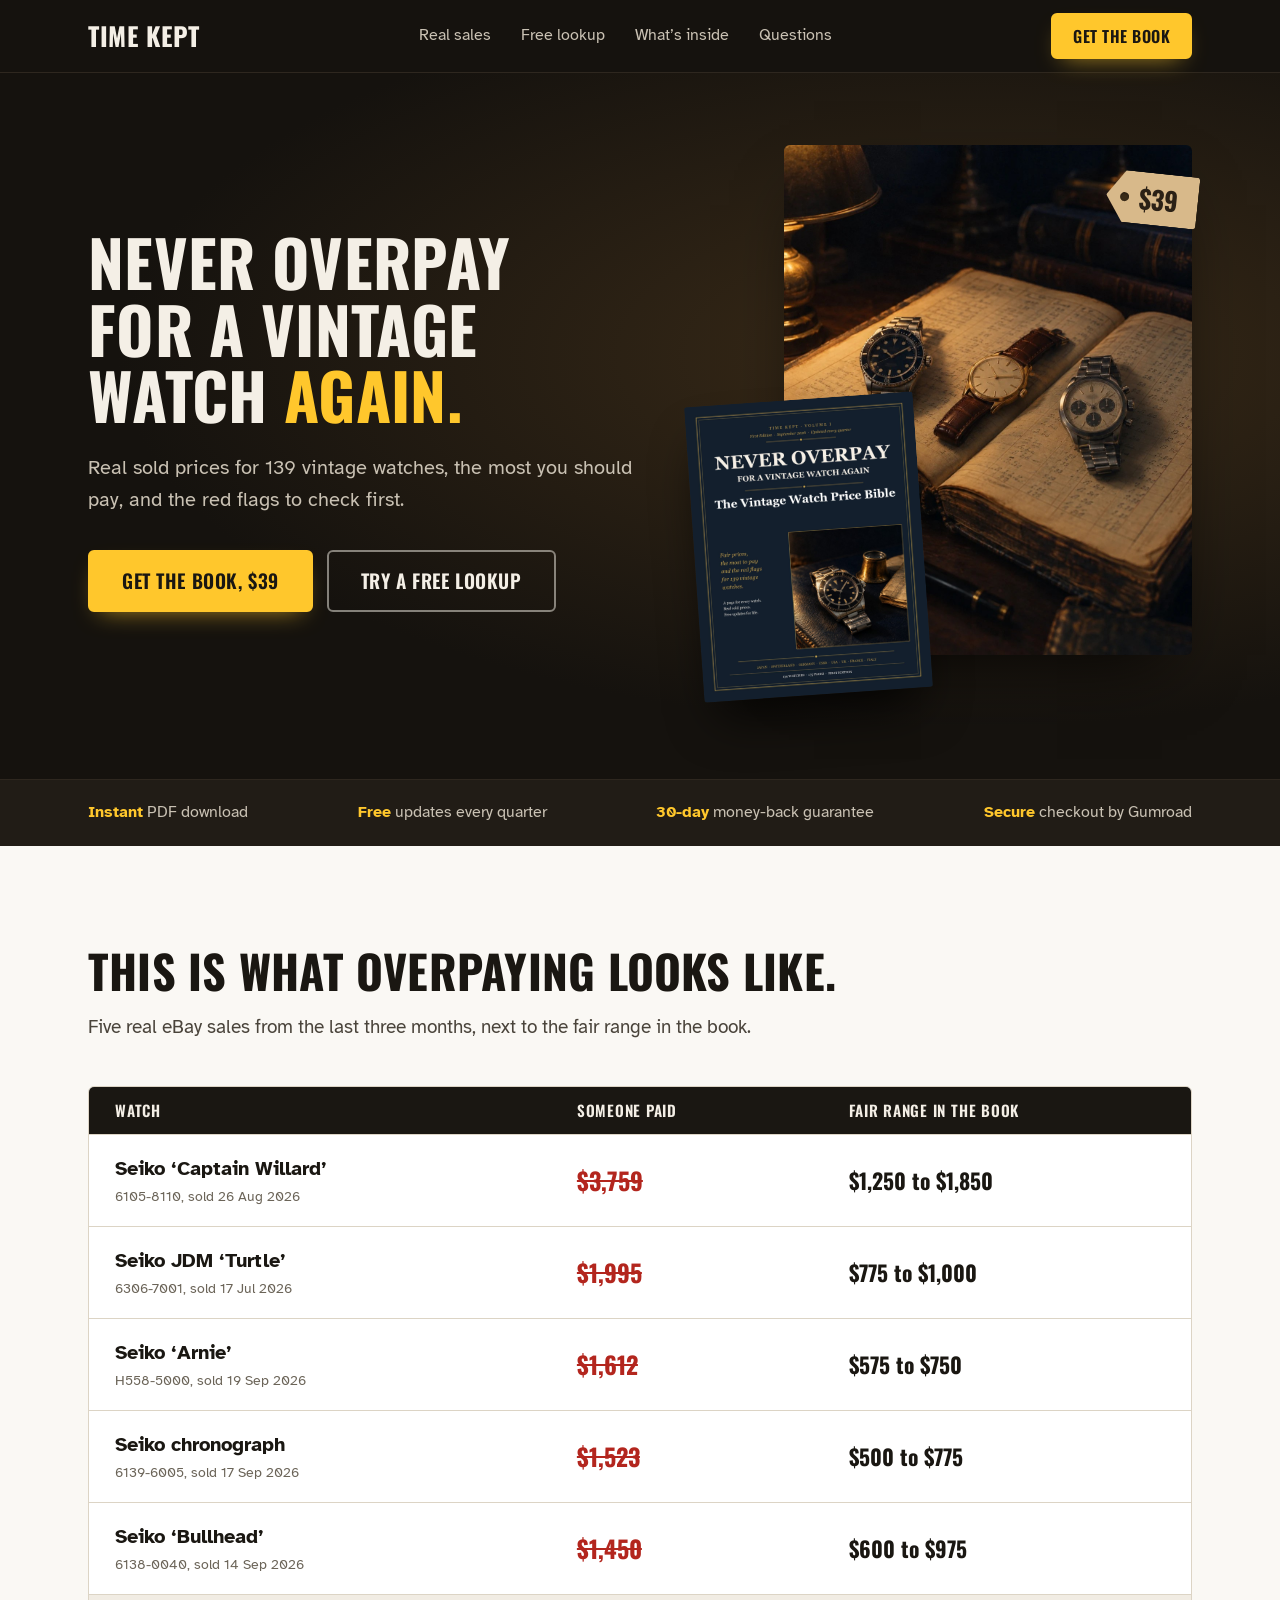
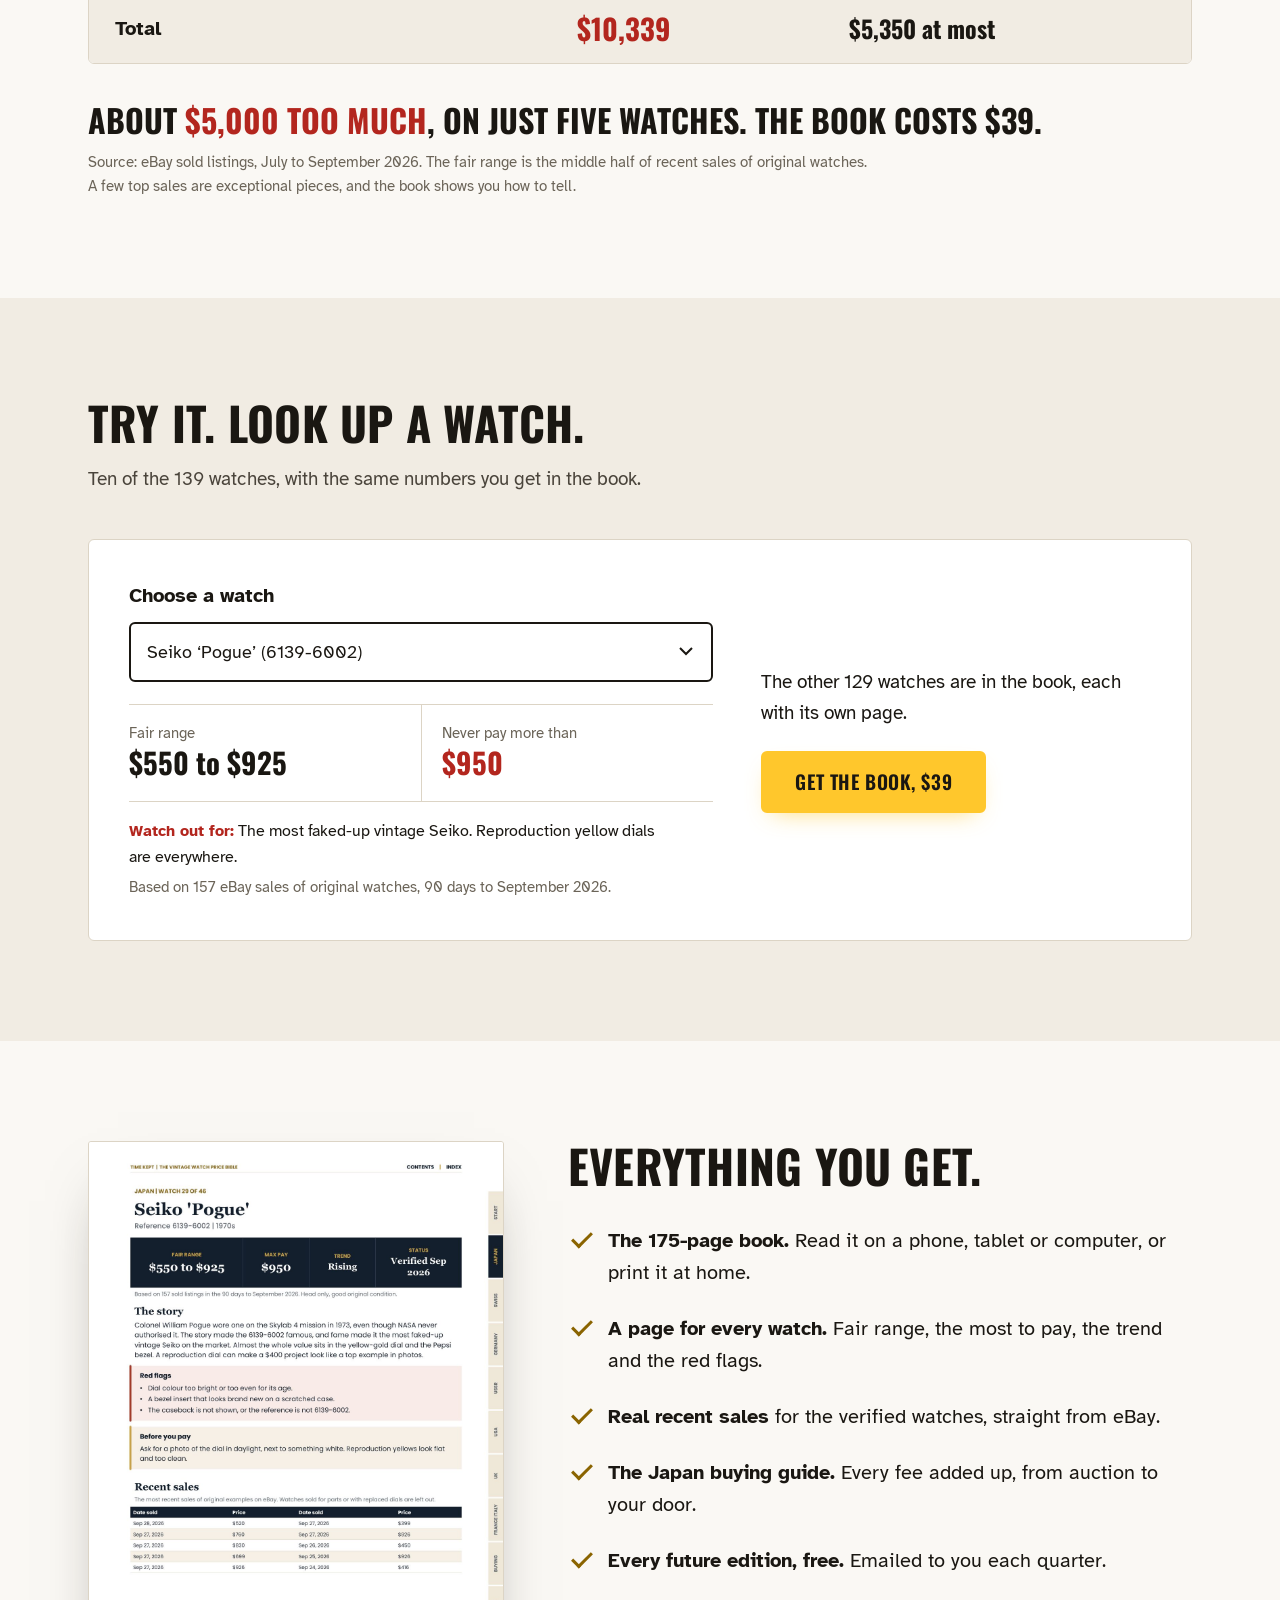
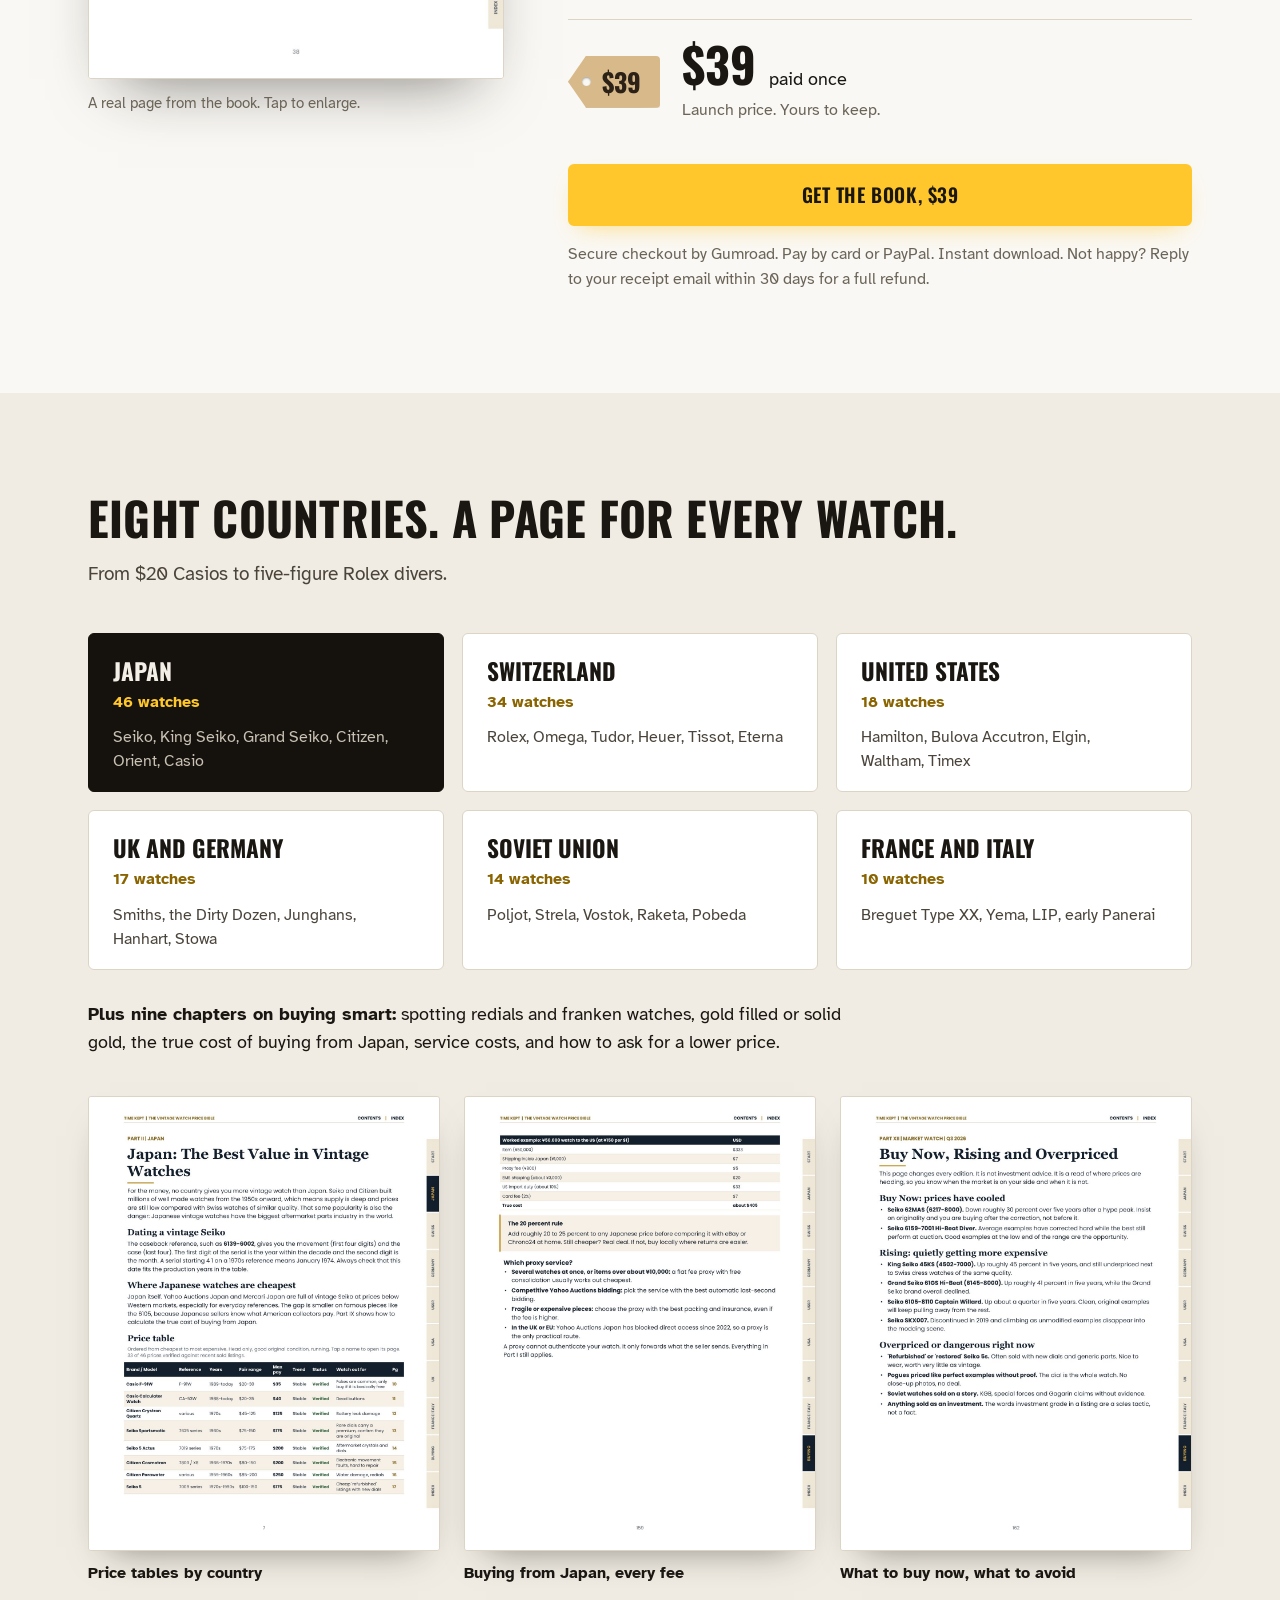
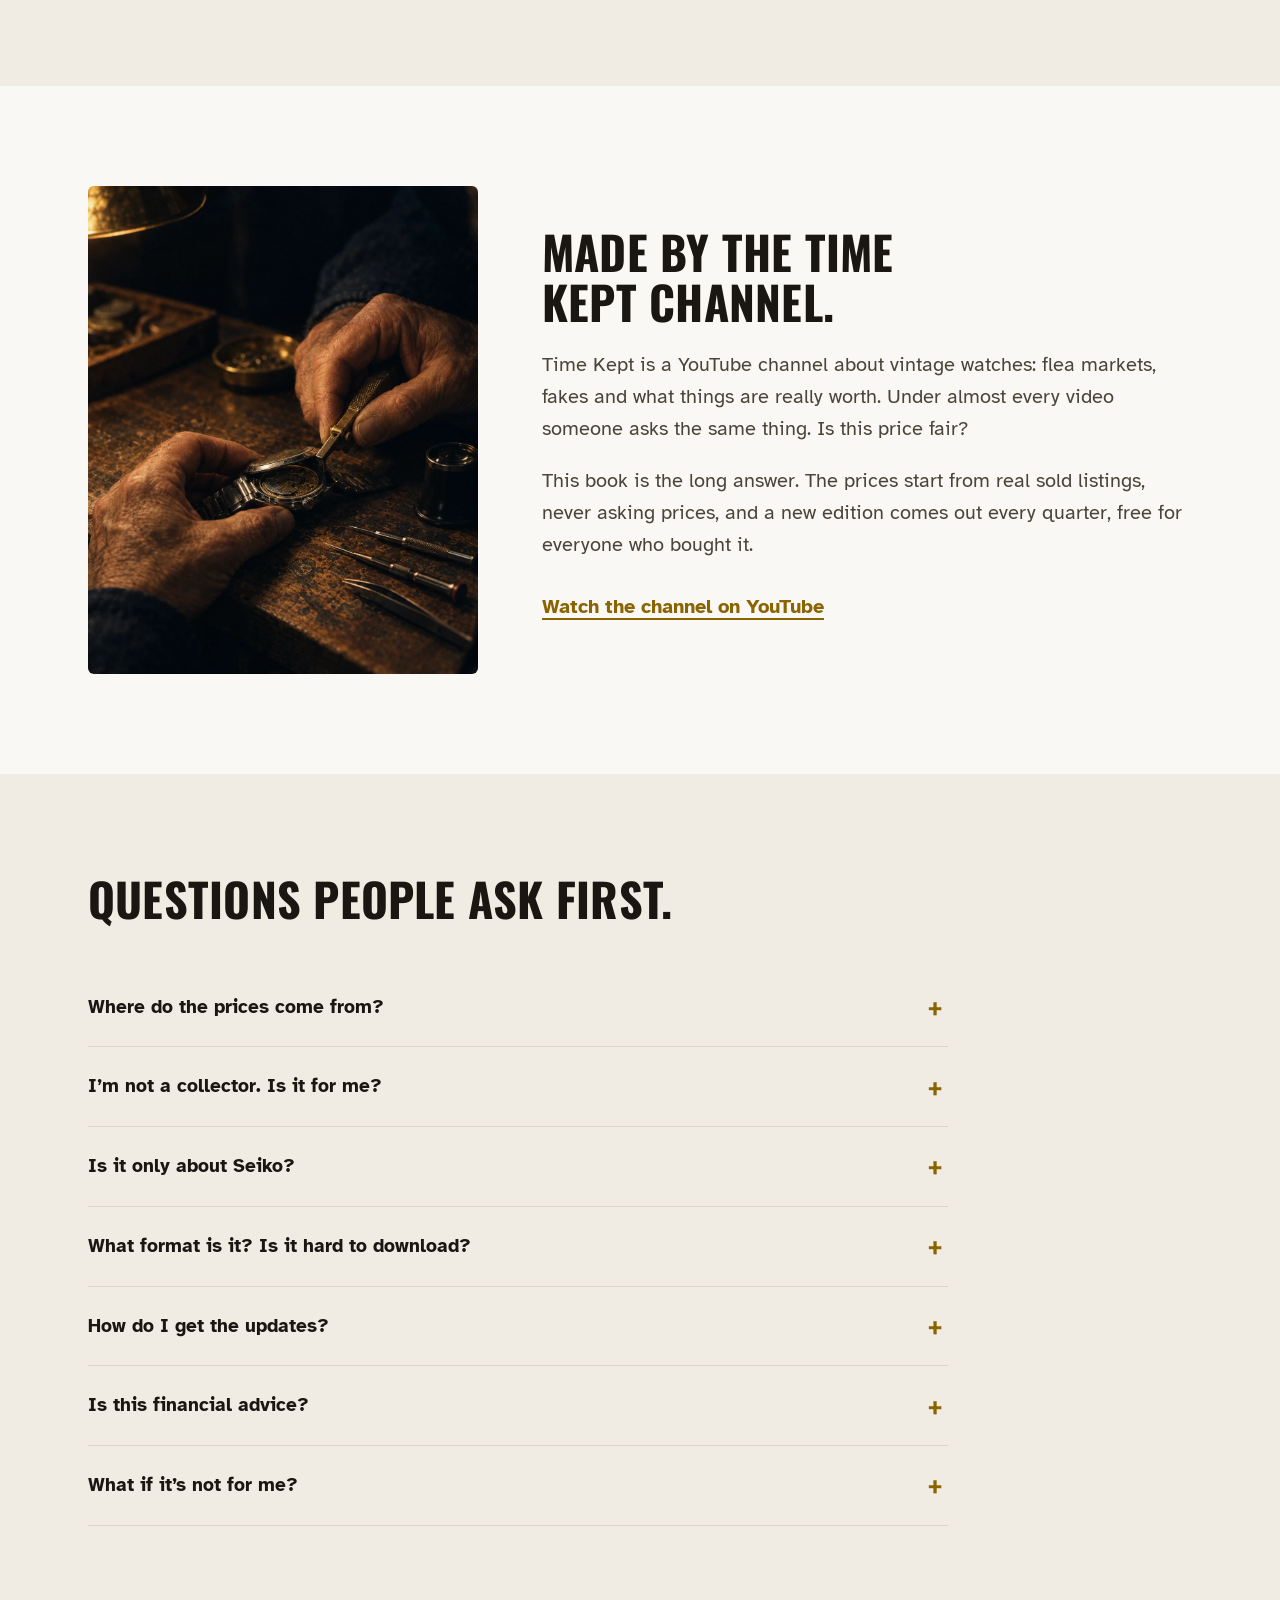
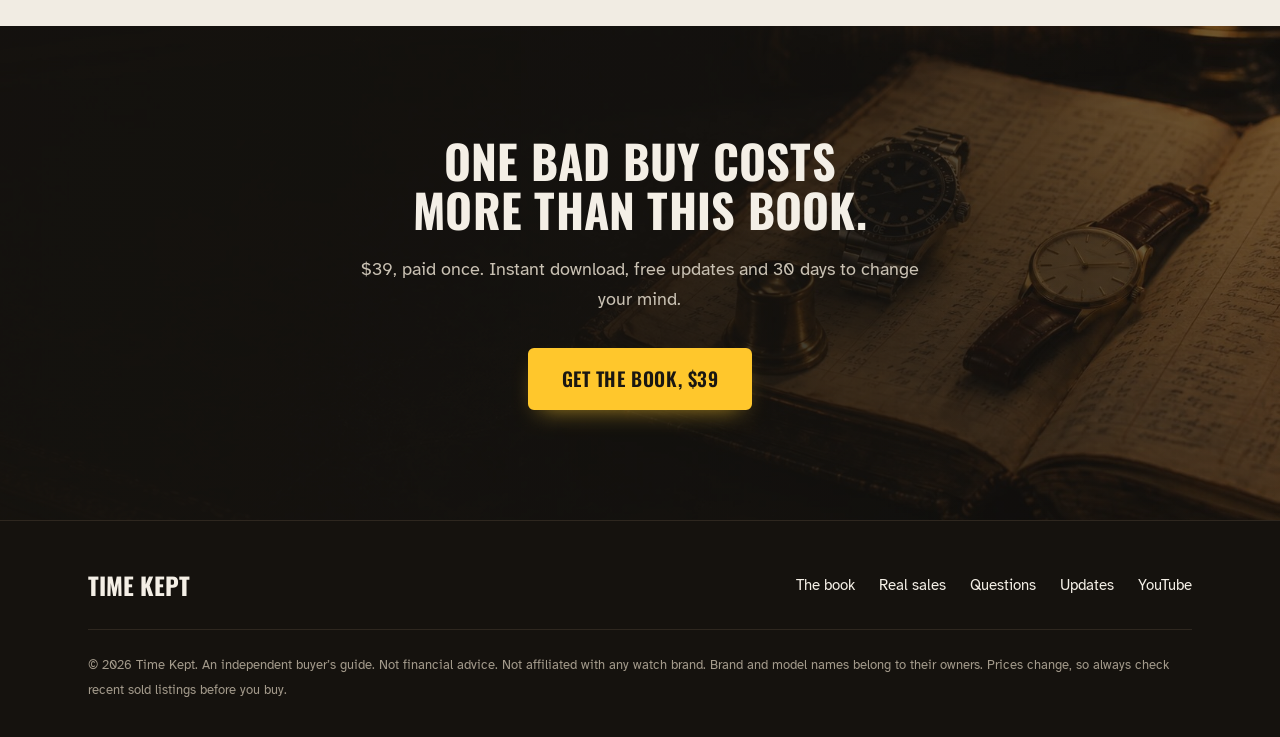
<file: index.html>
<!doctype html>
<html lang="en">
<head>
<meta charset="utf-8">
<script>document.documentElement.classList.add('js')</script>
<meta name="viewport" content="width=device-width, initial-scale=1">
<title>The Vintage Watch Price Bible | Time Kept</title>
<meta name="description" content="What 139 vintage watches really sell for, the most you should pay and what to check before you do. Built on real sold prices, updated every quarter.">
<link rel="canonical" href="https://timekeptwatches.com/">
<meta property="og:title" content="The Vintage Watch Price Bible">
<meta property="og:description" content="Never overpay for a vintage watch again. 139 watches, a page for every one, free updates for life.">
<meta property="og:image" content="https://timekeptwatches.com/assets/og.jpg">
<meta property="og:type" content="website">
<meta property="og:url" content="https://timekeptwatches.com/">
<meta name="twitter:card" content="summary_large_image">
<link rel="icon" href="assets/favicon.svg" type="image/svg+xml">
<meta name="theme-color" content="#15120E">
<link rel="preconnect" href="https://fonts.googleapis.com">
<link rel="preconnect" href="https://fonts.gstatic.com" crossorigin>
<link href="https://fonts.googleapis.com/css2?family=Atkinson+Hyperlegible:ital,wght@0,400;0,700;1,400&family=Oswald:wght@500;600;700&display=swap" rel="stylesheet">
<link rel="stylesheet" href="assets/landing.css?v=8">
<script type="application/ld+json">
{
  "@context": "https://schema.org",
  "@type": "Product",
  "name": "The Vintage Watch Price Bible",
  "description": "A 175-page PDF guide with fair price ranges, the most you should pay and red flags for 139 vintage watches, built on real sold prices and updated every quarter.",
  "image": "https://timekeptwatches.com/assets/og.jpg",
  "brand": { "@type": "Brand", "name": "Time Kept" },
  "offers": {
    "@type": "Offer",
    "price": "39.00",
    "priceCurrency": "USD",
    "availability": "https://schema.org/InStock",
    "url": "https://timekeptwatches.com/"
  }
}
</script>
<script type="application/ld+json">
{
  "@context": "https://schema.org",
  "@type": "FAQPage",
  "mainEntity": [
    { "@type": "Question", "name": "Where do the prices come from?", "acceptedAnswer": { "@type": "Answer", "text": "From real sales: eBay sold listings, auction results and collector sales. The fair range is the middle half of recent sales of good, original watches." } },
    { "@type": "Question", "name": "I'm not a collector. Is it for me?", "acceptedAnswer": { "@type": "Answer", "text": "Yes. Most readers want one or two good watches and don't want to get stung. It's written in plain English, in big type, with no jargon." } },
    { "@type": "Question", "name": "What format is it?", "acceptedAnswer": { "@type": "Answer", "text": "A 175-page PDF. It opens on any phone, tablet or computer and prints fine at home." } },
    { "@type": "Question", "name": "How do I get the updates?", "acceptedAnswer": { "@type": "Answer", "text": "Each new edition is emailed every quarter to the address you bought with, at no cost." } },
    { "@type": "Question", "name": "What if it's not for me?", "acceptedAnswer": { "@type": "Answer", "text": "Reply to your Gumroad receipt email within 30 days, or message us through Gumroad, and you get a full refund. No forms, no questions." } }
  ]
}
</script>
</head>
<body>

<header class="topnav">
  <div class="wrap">
    <a class="wordmark" href="#top">Time Kept</a>
    <nav aria-label="Main">
      <a href="#proof">Real sales</a>
      <a href="#try">Free lookup</a>
      <a href="#inside">What&rsquo;s inside</a>
      <a href="#faq">Questions</a>
    </nav>
    <a class="btn btn-buy btn-sm" data-link="buy" href="#book">Get the book</a>
  </div>
</header>

<section class="hero" id="top">
  <div class="wrap">
    <div class="hero-copy">
      <h1>Never overpay for a vintage watch <span class="hl">again.</span></h1>
      <p class="lead">Real sold prices for 139 vintage watches, the most you should pay, and the red flags to check first.</p>
      <div class="ctas">
        <a class="btn btn-buy" data-link="buy" href="#book">Get the book, $39</a>
        <a class="btn btn-ghost" href="#try">Try a free lookup</a>
      </div>
    </div>
    <div class="hero-visual">
      <img class="hero-photo" src="assets/about.jpg" alt="Three vintage watches on an old price ledger" width="1122" height="1402" fetchpriority="high">
      <img class="hero-book" src="assets/page-cover.jpg" alt="Cover of The Vintage Watch Price Bible" width="1224" height="1584">
      <span class="tag tag-hero" aria-hidden="true">$39</span>
    </div>
  </div>
</section>

<div class="trust">
  <div class="wrap">
    <span><b>Instant</b> PDF download</span>
    <span><b>Free</b> updates every quarter</span>
    <span><b>30-day</b> money-back guarantee</span>
    <span><b>Secure</b> checkout by Gumroad</span>
  </div>
</div>

<main>
  <section class="part" id="proof">
    <div class="wrap">
      <div class="head reveal">
        <h2>This is what overpaying looks like.</h2>
        <p>Five real eBay sales from the last three months, next to the fair range in the book.</p>
      </div>
      <div class="sales reveal" role="table" aria-label="Real sales compared with the fair range">
        <div class="s-row s-head" role="row"><span role="columnheader">Watch</span><span role="columnheader">Someone paid</span><span role="columnheader">Fair range in the book</span></div>
        <div class="s-row" role="row"><span role="cell"><b>Seiko &lsquo;Captain Willard&rsquo;</b><small>6105-8110, sold 26 Aug 2026</small></span><span role="cell" class="paid"><s>$3,759</s></span><span role="cell" class="fair">$1,250 to $1,850</span></div>
        <div class="s-row" role="row"><span role="cell"><b>Seiko JDM &lsquo;Turtle&rsquo;</b><small>6306-7001, sold 17 Jul 2026</small></span><span role="cell" class="paid"><s>$1,995</s></span><span role="cell" class="fair">$775 to $1,000</span></div>
        <div class="s-row" role="row"><span role="cell"><b>Seiko &lsquo;Arnie&rsquo;</b><small>H558-5000, sold 19 Sep 2026</small></span><span role="cell" class="paid"><s>$1,612</s></span><span role="cell" class="fair">$575 to $750</span></div>
        <div class="s-row" role="row"><span role="cell"><b>Seiko chronograph</b><small>6139-6005, sold 17 Sep 2026</small></span><span role="cell" class="paid"><s>$1,523</s></span><span role="cell" class="fair">$500 to $775</span></div>
        <div class="s-row" role="row"><span role="cell"><b>Seiko &lsquo;Bullhead&rsquo;</b><small>6138-0040, sold 14 Sep 2026</small></span><span role="cell" class="paid"><s>$1,450</s></span><span role="cell" class="fair">$600 to $975</span></div>
        <div class="s-row s-total" role="row"><span role="cell"><b>Total</b></span><span role="cell" class="paid">$10,339</span><span role="cell" class="fair">$5,350 at most</span></div>
      </div>
      <p class="callout reveal">About <b>$5,000 too much</b>, on just five watches. The book costs $39.</p>
      <p class="src">Source: eBay sold listings, July to September 2026. The fair range is the middle half of recent sales of original watches. A few top sales are exceptional pieces, and the book shows you how to tell.</p>
    </div>
  </section>

  <section class="part tint" id="try">
    <div class="wrap">
      <div class="head reveal">
        <h2>Try it. Look up a watch.</h2>
        <p>Ten of the 139 watches, with the same numbers you get in the book.</p>
      </div>
      <div class="lookup-box reveal">
        <div data-lookup></div>
        <div class="lookup-cta">
          <p>The other 129 watches are in the book, each with its own page.</p>
          <a class="btn btn-buy" data-link="buy" href="#book">Get the book, $39</a>
        </div>
      </div>
    </div>
  </section>

  <section class="part" id="book">
    <div class="wrap offer">
      <figure class="offer-img reveal">
        <button data-zoom="assets/page-profile.jpg" aria-label="Enlarge a sample page"><img src="assets/page-profile.jpg" alt="The page for the Seiko Pogue, with price, story, red flags and recent sales" width="1224" height="1584" loading="lazy"></button>
        <figcaption>A real page from the book. Tap to enlarge.</figcaption>
      </figure>
      <div class="offer-body reveal">
        <h2>Everything you get.</h2>
        <ul class="gets">
          <li><b>The 175-page book.</b> Read it on a phone, tablet or computer, or print it at home.</li>
          <li><b>A page for every watch.</b> Fair range, the most to pay, the trend and the red flags.</li>
          <li><b>Real recent sales</b> for the verified watches, straight from eBay.</li>
          <li><b>The Japan buying guide.</b> Every fee added up, from auction to your door.</li>
          <li><b>Every future edition, free.</b> Emailed to you each quarter.</li>
        </ul>
        <div class="buy-box">
          <span class="tag" aria-hidden="true">$39</span>
          <div>
            <p class="buy-price"><b>$39</b> paid once</p>
            <p class="buy-note">Launch price. Yours to keep.</p>
          </div>
        </div>
        <a class="btn btn-buy btn-wide" data-link="buy" href="#book">Get the book, $39</a>
        <p class="secure">Secure checkout by Gumroad. Pay by card or PayPal. Instant download. Not happy? Reply to your receipt email within 30 days for a full refund.</p>
      </div>
    </div>
  </section>

  <section class="part tint" id="inside">
    <div class="wrap">
      <div class="head reveal">
        <h2>Eight countries. A page for every watch.</h2>
        <p>From $20 Casios to five-figure Rolex divers.</p>
      </div>
      <div class="countries reveal">
        <div class="c"><b>Japan</b><span>46 watches</span><p>Seiko, King Seiko, Grand Seiko, Citizen, Orient, Casio</p></div>
        <div class="c"><b>Switzerland</b><span>34 watches</span><p>Rolex, Omega, Tudor, Heuer, Tissot, Eterna</p></div>
        <div class="c"><b>United States</b><span>18 watches</span><p>Hamilton, Bulova Accutron, Elgin, Waltham, Timex</p></div>
        <div class="c"><b>UK and Germany</b><span>17 watches</span><p>Smiths, the Dirty Dozen, Junghans, Hanhart, Stowa</p></div>
        <div class="c"><b>Soviet Union</b><span>14 watches</span><p>Poljot, Strela, Vostok, Raketa, Pobeda</p></div>
        <div class="c"><b>France and Italy</b><span>10 watches</span><p>Breguet Type XX, Yema, LIP, early Panerai</p></div>
      </div>
      <p class="plus reveal"><b>Plus nine chapters on buying smart:</b> spotting redials and franken watches, gold filled or solid gold, the true cost of buying from Japan, service costs, and how to ask for a lower price.</p>
      <div class="gallery reveal" tabindex="0" aria-label="Sample pages">
        <figure><button data-zoom="assets/page-japan-table.jpg" aria-label="Enlarge the Japan price table"><img src="assets/page-japan-table.jpg" alt="Japan chapter with its price table" width="1224" height="1584" loading="lazy"></button><figcaption>Price tables by country</figcaption></figure>
        <figure><button data-zoom="assets/page-true-cost.jpg" aria-label="Enlarge the true cost of buying from Japan page"><img src="assets/page-true-cost.jpg" alt="Worked example of the true cost of buying from Japan" width="1224" height="1584" loading="lazy"></button><figcaption>Buying from Japan, every fee</figcaption></figure>
        <figure><button data-zoom="assets/page-market-watch.jpg" aria-label="Enlarge the market watch page"><img src="assets/page-market-watch.jpg" alt="Market watch page" width="1224" height="1584" loading="lazy"></button><figcaption>What to buy now, what to avoid</figcaption></figure>
      </div>
    </div>
  </section>

  <section class="part" id="about">
    <div class="wrap about">
      <img class="about-img reveal" src="assets/workbench.jpg" alt="Hands opening the caseback of a vintage watch on a watchmaker&rsquo;s bench" width="1122" height="1402" loading="lazy">
      <div class="reveal">
        <h2>Made by the Time Kept channel.</h2>
        <p>Time Kept is a YouTube channel about vintage watches: flea markets, fakes and what things are really worth. Under almost every video someone asks the same thing. Is this price fair?</p>
        <p>This book is the long answer. The prices start from real sold listings, never asking prices, and a new edition comes out every quarter, free for everyone who bought it.</p>
        <a class="text-link" data-link="youtube" href="#">Watch the channel on YouTube</a>
      </div>
    </div>
  </section>

  <section class="part tint" id="faq">
    <div class="wrap">
      <div class="head reveal"><h2>Questions people ask first.</h2></div>
      <div class="faq">
        <details><summary>Where do the prices come from?</summary><p>From real sales: eBay sold listings, auction results and collector sales. The fair range is the middle half of recent sales of good, original watches. Each page tells you whether its price has been checked against recent sales or is still an estimate for the next edition to confirm.</p></details>
        <details><summary>I&rsquo;m not a collector. Is it for me?</summary><p>Yes. Most readers want one or two good watches and don&rsquo;t want to get stung. It&rsquo;s written in plain English, in big type, with no jargon you have to look up.</p></details>
        <details><summary>Is it only about Seiko?</summary><p>No. Japan has the biggest chapter because that&rsquo;s where the best value is, but the book also covers Swiss, German, Soviet, American, British, French and Italian watches.</p></details>
        <details><summary>What format is it? Is it hard to download?</summary><p>It&rsquo;s a 175-page PDF. After you pay, you get a download button on screen and a copy by email. It opens on any phone, tablet or computer and prints fine at home.</p></details>
        <details><summary>How do I get the updates?</summary><p>Each new edition is emailed every quarter to the address you bought with, at no cost. You can also download the latest version any time from your purchase email.</p></details>
        <details><summary>Is this financial advice?</summary><p>No. It&rsquo;s a buyer&rsquo;s guide to help you pay a fair price. It won&rsquo;t tell you what to buy to make money, and it isn&rsquo;t connected to any watch brand.</p></details>
        <details><summary>What if it&rsquo;s not for me?</summary><p>Just reply to your Gumroad receipt email within 30 days, or message us through Gumroad, and we&rsquo;ll refund you in full. No forms, no questions, no hard feelings.</p></details>
      </div>
    </div>
  </section>

  <section class="last">
    <div class="wrap">
      <h2>One bad buy costs more than this book.</h2>
      <p>$39, paid once. Instant download, free updates and 30 days to change your mind.</p>
      <a class="btn btn-buy" data-link="buy" href="#book">Get the book, $39</a>
    </div>
  </section>
</main>

<footer>
  <div class="wrap">
    <div class="top">
      <span class="brand">Time Kept</span>
      <nav aria-label="Footer">
        <a href="#book">The book</a><a href="#proof">Real sales</a><a href="#faq">Questions</a><a href="updates.html">Updates</a><a data-link="youtube" href="#">YouTube</a>
      </nav>
    </div>
    <small>&copy; <span data-year>2026</span> Time Kept. An independent buyer&rsquo;s guide. Not financial advice. Not affiliated with any watch brand. Brand and model names belong to their owners. Prices change, so always check recent sold listings before you buy.</small>
  </div>
</footer>

<dialog class="zoom" aria-label="Page preview"><img alt=""></dialog>

<div class="buybar" aria-hidden="true">
  <span><b>$39</b> The Vintage Watch Price Bible</span>
  <a class="btn btn-buy btn-sm" data-link="buy" href="#book" tabindex="-1">Get the book</a>
</div>

<script src="assets/site.js?v=5"></script>
</body>
</html>
</file>
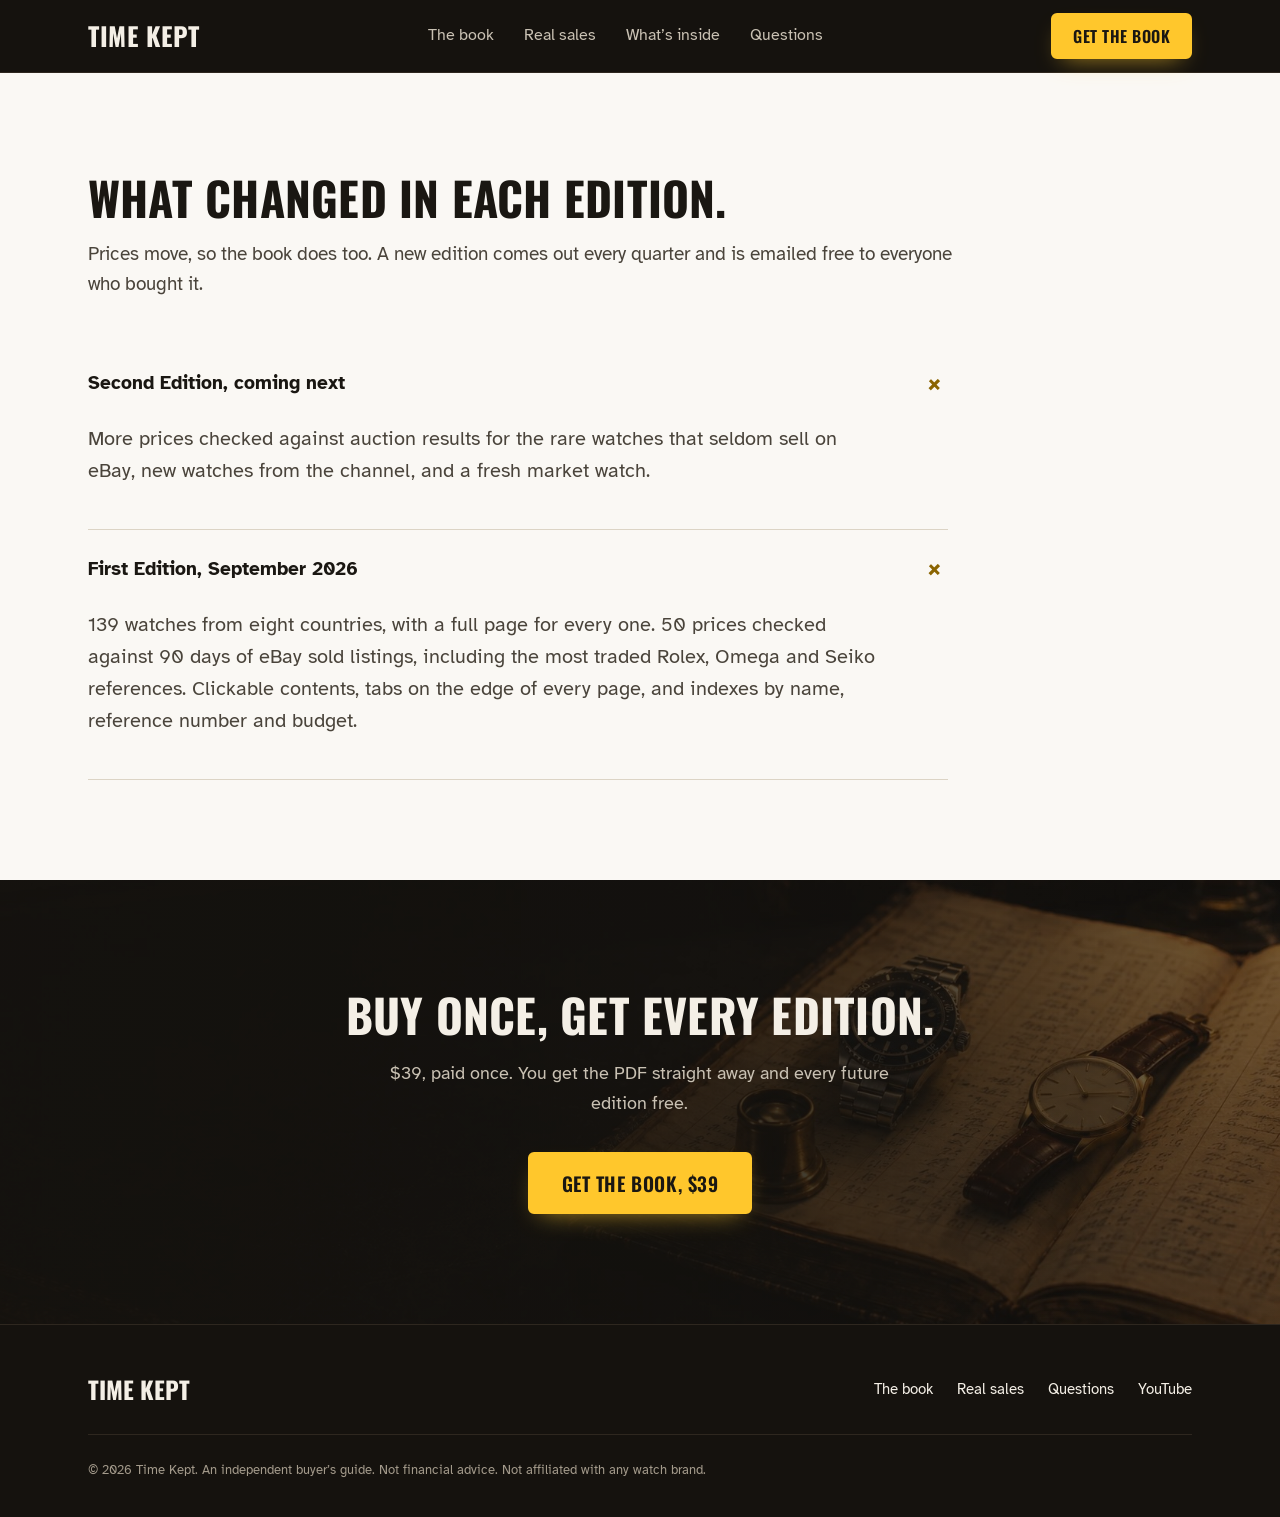
<file: updates.html>
<!doctype html>
<html lang="en">
<head>
<meta charset="utf-8">
<script>document.documentElement.classList.add('js')</script>
<meta name="viewport" content="width=device-width, initial-scale=1">
<title>Updates | The Vintage Watch Price Bible</title>
<meta name="description" content="Every edition of The Vintage Watch Price Bible, and what changed in each one.">
<meta name="theme-color" content="#15120E">
<link rel="preconnect" href="https://fonts.googleapis.com">
<link rel="preconnect" href="https://fonts.gstatic.com" crossorigin>
<link href="https://fonts.googleapis.com/css2?family=Atkinson+Hyperlegible:ital,wght@0,400;0,700;1,400&family=Oswald:wght@500;600;700&display=swap" rel="stylesheet">
<link rel="stylesheet" href="assets/landing.css?v=8">
</head>
<body>

<header class="topnav">
  <div class="wrap">
    <a class="wordmark" href="index.html">Time Kept</a>
    <nav aria-label="Main">
      <a href="index.html#book">The book</a>
      <a href="index.html#proof">Real sales</a>
      <a href="index.html#inside">What&rsquo;s inside</a>
      <a href="index.html#faq">Questions</a>
    </nav>
    <a class="btn btn-buy btn-sm" data-link="buy" href="index.html#book">Get the book</a>
  </div>
</header>

<main>
  <section class="part">
    <div class="wrap">
      <div class="head">
          <h2>What changed in each edition.</h2>
          <p>Prices move, so the book does too. A new edition comes out every quarter and is emailed free to everyone who bought it.</p>
        </div>
      <div class="faq">
        <details open><summary>Second Edition, coming next</summary><p>More prices checked against auction results for the rare watches that seldom sell on eBay, new watches from the channel, and a fresh market watch.</p></details>
        <details open><summary>First Edition, September 2026</summary><p>139 watches from eight countries, with a full page for every one. 50 prices checked against 90 days of eBay sold listings, including the most traded Rolex, Omega and Seiko references. Clickable contents, tabs on the edge of every page, and indexes by name, reference number and budget.</p></details>
      </div>
    </div>
  </section>

  <section class="last">
    <div class="wrap">
      <h2>Buy once, get every edition.</h2>
      <p>$39, paid once. You get the PDF straight away and every future edition free.</p>
      <a class="btn btn-buy" data-link="buy" href="index.html#book">Get the book, $39</a>
    </div>
  </section>
</main>

<footer>
  <div class="wrap">
    <div class="top">
      <span class="brand">Time Kept</span>
      <nav aria-label="Footer">
        <a href="index.html#book">The book</a><a href="index.html#proof">Real sales</a><a href="index.html#faq">Questions</a><a data-link="youtube" href="#">YouTube</a>
      </nav>
    </div>
    <small>&copy; <span data-year>2026</span> Time Kept. An independent buyer&rsquo;s guide. Not financial advice. Not affiliated with any watch brand.</small>
  </div>
</footer>

<script src="assets/site.js?v=5"></script>
</body>
</html>
</file>
<file: assets/landing.css>
/* Time Kept landing. Matches the channel: warm flea-market photos, bold condensed headlines,
   thumbnail yellow for buy buttons, red for overpaid prices, kraft price tags.
   Built for older readers: 20px body, Atkinson Hyperlegible, high contrast, big tap targets. */
:root{
  --bg:#FAF8F4; --tint:#F1ECE3; --card:#FFFFFF; --ink:#1A1712; --ink-soft:#4A443B; --muted:#6B6458; --line:#DCD4C5;
  --dark:#15120E; --dark-2:#211C16; --on-dark:#F4EFE6; --on-dark-soft:#C9C1B3;
  --yellow:#FFC72C; --yellow-hover:#FFD45C; --gold:#8A6400; --red:#B3261E; --red-lt:#FF8A7A; --kraft:#D8B98A;
  --head:"Oswald","Arial Narrow",Arial,sans-serif; --body:"Atkinson Hyperlegible",Verdana,Arial,sans-serif;
  --r:6px;
}
*,*::before,*::after{box-sizing:border-box}
html{scroll-behavior:smooth}
@media (prefers-reduced-motion:reduce){html{scroll-behavior:auto}}
body{margin:0;background:var(--bg);color:var(--ink);font:400 20px/1.6 var(--body);-webkit-font-smoothing:antialiased}
img{max-width:100%;height:auto;display:block}
a{color:inherit}
.wrap{max-width:1160px;margin:0 auto;padding:0 28px}
h1,h2,h3{font-family:var(--head);font-weight:700;letter-spacing:.005em;margin:0;text-wrap:balance;text-transform:uppercase}
p{margin:0 0 1em;text-wrap:pretty}
h1{font-size:clamp(2.6rem,5vw,4.2rem);line-height:1.04}
h2{font-size:clamp(2rem,3.6vw,3rem);line-height:1.08}
.hl{color:var(--yellow)}

/* nav */
.topnav{position:sticky;top:0;z-index:10;background:var(--dark);border-bottom:1px solid #2E271F}
.topnav .wrap{display:flex;align-items:center;justify-content:space-between;gap:24px;height:72px}
.wordmark{font:700 1.6rem/1 var(--head);text-transform:uppercase;letter-spacing:.02em;text-decoration:none;color:var(--on-dark);white-space:nowrap}
.topnav nav{display:flex;gap:30px}
.topnav nav a{text-decoration:none;font-size:1rem;color:var(--on-dark-soft)}
.topnav nav a:hover{color:var(--on-dark);text-decoration:underline;text-underline-offset:5px}
@media(max-width:900px){.topnav nav{display:none}}
@media(max-width:520px){.topnav .wrap{height:64px}}

/* buttons */
.btn{display:inline-flex;align-items:center;justify-content:center;min-height:62px;padding:0 32px;font:600 1.2rem/1 var(--head);text-transform:uppercase;letter-spacing:.03em;text-decoration:none;white-space:nowrap;border:2px solid transparent;border-radius:var(--r);cursor:pointer;transition:transform .15s,background .2s,color .2s}
.btn:active{transform:translateY(1px)}
.btn-sm{min-height:46px;padding:0 20px;font-size:1rem}
.btn-buy{background:var(--yellow);color:var(--ink);border-color:var(--yellow);box-shadow:0 10px 24px -12px rgba(255,199,44,.7)}
.btn-buy:hover{background:var(--yellow-hover)}
.btn-ghost{background:transparent;color:var(--on-dark);border-color:rgba(244,239,230,.5)}
.btn-ghost:hover{border-color:var(--on-dark);background:rgba(244,239,230,.08)}
.btn-wide{width:100%}
.btn:focus-visible,a:focus-visible,summary:focus-visible,button:focus-visible,select:focus-visible{outline:3px solid var(--yellow);outline-offset:3px}
@media(max-width:520px){.btn{width:100%;white-space:normal;text-align:center;padding:14px 20px}.topnav .btn{width:auto;padding:0 16px}}

/* kraft price tag, like the ones in the thumbnails */
.tag{position:relative;display:inline-grid;place-items:center;min-width:92px;height:52px;padding:0 16px 0 30px;background:var(--kraft);color:#2B2116;font:700 1.6rem/1 var(--head);border-radius:4px;clip-path:polygon(18px 0,100% 0,100% 100%,18px 100%,0 50%);box-shadow:0 8px 18px -8px rgba(0,0,0,.5)}
.tag::before{content:"";position:absolute;left:14px;top:50%;width:9px;height:9px;margin-top:-4.5px;border-radius:50%;background:var(--bg);box-shadow:inset 0 1px 2px rgba(0,0,0,.35)}

/* hero */
.hero{background:radial-gradient(ellipse at 75% 40%,#3A2B18 0%,var(--dark) 62%);color:var(--on-dark);padding:72px 0 84px;overflow:hidden}
.hero .wrap{display:grid;grid-template-columns:1.05fr .95fr;gap:56px;align-items:center}
.hero h1{margin-bottom:24px}
.lead{font-size:1.25rem;color:var(--on-dark-soft);max-width:30em;margin-bottom:34px}
.ctas{display:flex;flex-wrap:wrap;gap:14px}
.hero-visual{position:relative;padding:0 0 40px 0}
.hero-photo{width:82%;margin-left:auto;aspect-ratio:4/5;object-fit:cover;border-radius:var(--r);box-shadow:0 30px 70px -30px rgba(0,0,0,.9)}
.hero-book{position:absolute;left:0;bottom:0;width:46%;border-radius:3px;box-shadow:0 30px 50px -16px rgba(0,0,0,.85);transform:rotate(-4deg)}
.tag-hero{position:absolute;right:-6px;top:28px;transform:rotate(6deg)}
.tag-hero::before{background:#3A2B18}
@media(max-width:900px){
  .hero{padding:44px 0 56px}
  .hero .wrap{grid-template-columns:1fr;gap:44px}
  .hero-visual{max-width:460px;margin:0 auto;width:100%}
}

/* trust band */
.trust{background:var(--dark-2);color:var(--on-dark-soft);border-top:1px solid #2E271F}
.trust .wrap{display:grid;grid-template-columns:repeat(4,auto);justify-content:space-between;gap:12px 28px;padding-top:20px;padding-bottom:20px;font-size:1rem}
.trust b{color:var(--yellow);font-weight:700}
@media(max-width:900px){.trust .wrap{grid-template-columns:1fr 1fr;justify-content:stretch}}
@media(max-width:420px){.trust .wrap{grid-template-columns:1fr}}

/* sections */
section.part{padding:100px 0}
section.tint{background:var(--tint)}
.head{max-width:44em;margin-bottom:44px}
.head p{font-size:1.2rem;color:var(--ink-soft);margin:16px 0 0}
@media(max-width:760px){section.part{padding:68px 0}.head{margin-bottom:32px}}

/* real sales */
.sales{border:1px solid var(--line);border-radius:var(--r);background:var(--card);overflow:hidden}
.s-row{display:grid;grid-template-columns:1.4fr .8fr 1fr;gap:20px;align-items:center;padding:18px 26px}
.s-row+.s-row{border-top:1px solid var(--line)}
.s-row b{display:block;font-weight:700}
.s-row small{display:block;color:var(--muted);font-size:.9rem}
.s-head{background:var(--ink);color:var(--on-dark);font:600 .95rem/1.2 var(--head);text-transform:uppercase;letter-spacing:.05em;padding-top:14px;padding-bottom:14px}
.paid{font:700 1.5rem/1 var(--head);color:var(--red)}
.paid s{text-decoration-thickness:2px}
.fair{font:700 1.35rem/1.15 var(--head);color:var(--ink)}
.s-total{background:var(--tint)}
.s-total .paid{font-size:1.8rem}
.s-total .fair{font-size:1.5rem}
.callout{margin:36px 0 10px;font:700 clamp(1.5rem,2.6vw,2rem)/1.25 var(--head);text-transform:uppercase}
.callout b{color:var(--red)}
.src{font-size:.95rem;color:var(--muted);max-width:52em;margin:0}
@media(max-width:700px){
  .s-head{display:none}
  .s-row{grid-template-columns:1fr 1fr;gap:6px 16px;padding:18px}
  .s-row>span:first-child{grid-column:1/-1}
  .paid::before,.fair::before{display:block;font:400 .82rem/1.4 var(--body);color:var(--muted);text-decoration:none;margin-bottom:4px}
  .paid::before{content:"Someone paid"}
  .fair::before{content:"Fair range"}
  .s-total .paid::before{content:"Total paid"}
  .s-total .fair::before{content:"Top of fair range"}
  .s-total>span:first-child{display:none}
}

/* lookup */
.lookup-box{display:grid;grid-template-columns:1.2fr .8fr;gap:48px;align-items:center;background:var(--card);border:1px solid var(--line);border-radius:var(--r);padding:40px}
.lk-label{display:block;font-weight:700;margin-bottom:10px}
.lk-select{width:100%;min-height:60px;padding:0 48px 0 16px;font:400 1.1rem var(--body);color:var(--ink);background:#fff url("data:image/svg+xml,%3Csvg xmlns='http://www.w3.org/2000/svg' width='14' height='9'%3E%3Cpath d='M1 1l6 6 6-6' stroke='%231A1712' stroke-width='2' fill='none'/%3E%3C/svg%3E") no-repeat right 18px center;border:2px solid var(--ink);border-radius:var(--r);-webkit-appearance:none;appearance:none;cursor:pointer}
.lk-card{margin-top:22px}
.lk-grid{display:grid;grid-template-columns:1fr 1fr;border-top:1px solid var(--line);border-bottom:1px solid var(--line)}
.lk-grid>div{padding:16px 0}
.lk-grid>div+div{border-left:1px solid var(--line);padding-left:20px}
.lk-grid small{display:block;color:var(--muted);font-size:.95rem}
.lk-grid b{font:700 1.8rem/1.2 var(--head);color:var(--ink)}
.lk-grid div+div b{color:var(--red)}
.lk-flag{margin:16px 0 6px;font-size:1.02rem}
.lk-flag strong{color:var(--red)}
.lk-src{font-size:.92rem;color:var(--muted);margin:0}
.lookup-cta p{font-size:1.2rem;margin-bottom:22px}
@media(max-width:900px){.lookup-box{grid-template-columns:1fr;gap:28px;padding:26px 20px}.lk-grid b{font-size:1.4rem}}

/* offer */
.offer{display:grid;grid-template-columns:.8fr 1.2fr;gap:64px;align-items:start}
.offer-img{margin:0}
.offer-img button{all:unset;cursor:zoom-in;display:block}
.offer-img img{border:1px solid var(--line);border-radius:3px;box-shadow:0 30px 60px -30px rgba(26,23,18,.55)}
.offer-img figcaption{margin-top:12px;color:var(--muted);font-size:.95rem}
.offer h2{margin-bottom:22px}
.gets{list-style:none;padding:0;margin:0 0 30px}
.gets li{position:relative;padding:12px 0 12px 40px}
.gets li::before{content:"";position:absolute;left:4px;top:.95em;width:20px;height:11px;border-left:3px solid var(--gold);border-bottom:3px solid var(--gold);transform:rotate(-45deg)}
.buy-box{display:flex;align-items:center;gap:22px;padding:20px 0;margin-bottom:20px;border-top:1px solid var(--line)}
.buy-price{margin:0;font-size:1.15rem}
.buy-price b{font:700 3rem/1 var(--head);margin-right:8px}
.buy-note{margin:4px 0 0;color:var(--muted);font-size:1rem}
.secure{margin:16px 0 0;color:var(--muted);font-size:1rem}
@media(max-width:900px){.offer{grid-template-columns:minmax(0,1fr);gap:40px}.offer-img{max-width:min(380px,100%)}}

/* countries */
.countries{display:grid;grid-template-columns:repeat(3,1fr);gap:18px}
.c{background:var(--card);border:1px solid var(--line);border-radius:var(--r);padding:24px 24px 18px}
.c b{display:block;font:700 1.45rem/1.1 var(--head);text-transform:uppercase}
.c span{display:block;color:var(--gold);font-weight:700;font-size:1rem;margin:6px 0 10px}
.c p{margin:0;color:var(--ink-soft);font-size:1rem;line-height:1.5}
.c:first-child{background:var(--dark);border-color:var(--dark);color:var(--on-dark)}
.c:first-child span{color:var(--yellow)}
.c:first-child p{color:var(--on-dark-soft)}
.plus{max-width:44em;margin:30px 0 40px;font-size:1.1rem}
@media(max-width:900px){.countries{grid-template-columns:1fr 1fr}}
@media(max-width:520px){.countries{grid-template-columns:1fr}}

/* gallery */
.gallery{display:grid;grid-template-columns:repeat(3,1fr);gap:24px}
.gallery figure{margin:0}
.gallery button{all:unset;cursor:zoom-in;display:block}
.gallery img{border:1px solid var(--line);border-radius:3px;box-shadow:0 18px 36px -22px rgba(26,23,18,.55)}
.gallery figcaption{margin-top:10px;font-size:1rem;font-weight:700}
@media(max-width:760px){.gallery{grid-auto-flow:column;grid-template-columns:none;grid-auto-columns:72vw;overflow-x:auto;scroll-snap-type:x mandatory;margin:0 -20px;padding:4px 20px 18px}.gallery figure{scroll-snap-align:start}}
dialog.zoom{border:0;padding:0;background:transparent;max-width:min(92vw,900px)}
dialog.zoom::backdrop{background:rgba(10,8,6,.88)}
dialog.zoom img{max-height:88vh;width:auto;margin:0 auto}

/* about */
.about{display:grid;grid-template-columns:.75fr 1.25fr;gap:64px;align-items:center}
.about-img{border-radius:var(--r);aspect-ratio:4/5;object-fit:cover}
.about h2{margin-bottom:22px}
.about p{color:var(--ink-soft)}
.text-link{display:inline-block;padding:10px 0;color:var(--gold);font-weight:700;text-underline-offset:5px}
@media(max-width:900px){.about{grid-template-columns:minmax(0,1fr);gap:36px}.about-img{max-width:min(400px,100%)}}

/* faq */
.faq{max-width:860px}
.faq details{border-bottom:1px solid var(--line)}
.faq summary{list-style:none;cursor:pointer;padding:24px 50px 24px 0;position:relative;font-weight:700;font-size:1.2rem}
.faq summary::-webkit-details-marker{display:none}
.faq summary::after{content:"+";position:absolute;right:6px;top:50%;transform:translateY(-50%);font:600 2rem var(--head);color:var(--gold);transition:transform .25s}
.faq details[open] summary::after{transform:translateY(-50%) rotate(45deg)}
.faq details p{color:var(--ink-soft);padding-bottom:22px;max-width:40em}

/* final call */
.last{background:linear-gradient(90deg,rgba(21,18,14,.95) 0%,rgba(21,18,14,.85) 55%,rgba(21,18,14,.6) 100%),url("desk-wide.jpg") center/cover,var(--dark);color:var(--on-dark);text-align:center;padding:110px 0}
.last h2{max-width:16em;margin:0 auto 20px}
.last p{max-width:32em;margin:0 auto 34px;color:var(--on-dark-soft);font-size:1.15rem}

/* footer */
footer{background:var(--dark);color:#A39A8B;border-top:1px solid #2E271F;padding:44px 0 36px;font-size:.95rem}
footer .top{display:flex;flex-wrap:wrap;justify-content:space-between;align-items:center;gap:22px;padding-bottom:24px;border-bottom:1px solid #2E271F;margin-bottom:22px}
footer .brand{font:700 1.5rem var(--head);text-transform:uppercase;color:var(--on-dark)}
footer nav{display:flex;flex-wrap:wrap;gap:6px 24px}
footer nav a{text-decoration:none;color:var(--on-dark);padding:8px 0}

/* gentle reveal */
@media (prefers-reduced-motion:no-preference){
  .js .reveal{opacity:0;transform:translateY(18px);transition:opacity .7s cubic-bezier(.16,1,.3,1),transform .7s cubic-bezier(.16,1,.3,1)}
  .js .reveal.in{opacity:1;transform:none}
}

/* phone */
@media(max-width:760px){
  body{font-size:19px}
  .wrap{padding:0 20px}
  .last{padding:80px 0}
}

/* phone buy bar */
.buybar{display:none}
@media(max-width:760px){
  .buybar{display:flex;position:fixed;left:0;right:0;bottom:0;z-index:20;align-items:center;justify-content:space-between;gap:12px;padding:10px 16px calc(10px + env(safe-area-inset-bottom));background:var(--dark);color:var(--on-dark);border-top:1px solid #3A2B18;transform:translateY(110%);transition:transform .3s cubic-bezier(.16,1,.3,1)}
  .buybar.show{transform:none}
  .buybar span{font-size:.95rem;line-height:1.25}
  .buybar b{font:700 1.4rem var(--head);color:var(--yellow);margin-right:6px}
  .buybar .btn{width:auto;flex:none}
  footer{padding-bottom:110px}
}
@media (prefers-reduced-motion:reduce){.buybar{transition:none}}
</file>
